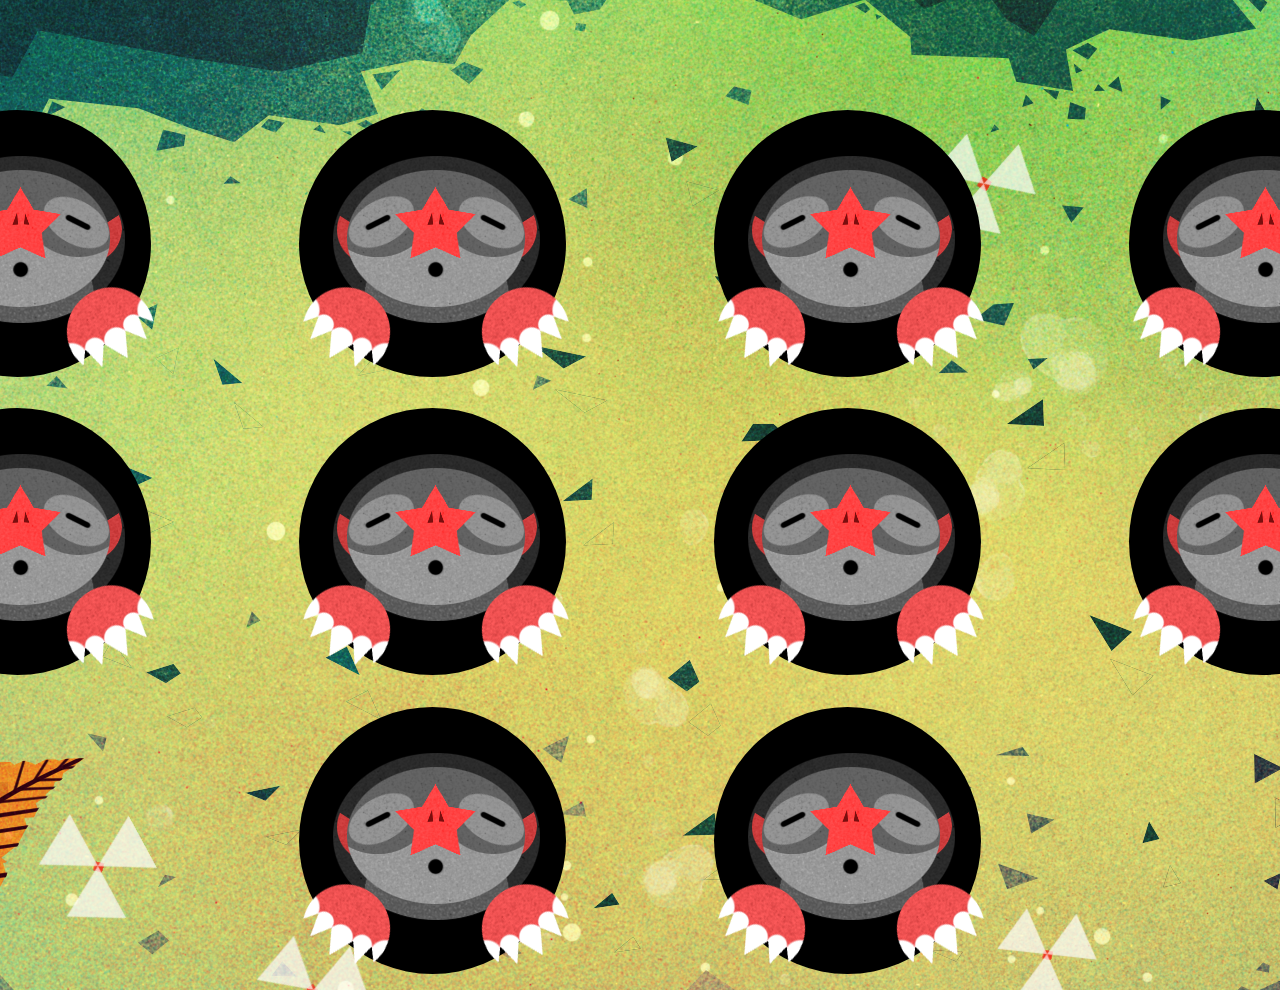
<file: portfolio/game/index.html>
<!DOCTYPE html>
<html lang="en">
  <head>
    <meta charset="UTF-8" />
    <meta name="viewport" content="width=device-width, initial-scale=1.0" />
    <link rel="stylesheet" href="./css/styles.css" />
    <title>Mole Game</title>
  </head>
  <body>
    <section class="bg">
      <div class="worm-box">
        <div style="width: 5%;" class="worm-container">
          <img class="worm" src="./images/worm.png" alt="Worm Score meter" />
        </div>
      </div>
      <div class="hole-container">
        <div class="hole" id="hole-0">
          <img
            src="./images/mole-hungry.png"
            class="mole"
            data-index="0"
            alt="Mole Hungry Image"
          />
        </div>
      </div>
      <div class="hole-container">
        <div class="hole" id="hole-1">
          <img
            src="./images/mole-hungry.png"
            class="mole"
            data-index="1"
            alt="Mole Hungry Image"
          />
        </div>
      </div>
      <div class="hole-container">
        <div class="hole" id="hole-2">
          <img
            src="./images/mole-hungry.png"
            class="mole"
            data-index="2"
            alt="Mole Hungry Image"
          />
        </div>
      </div>
      <div class="hole-container">
        <div class="hole" id="hole-3">
          <img
            src="./images/mole-hungry.png"
            class="mole"
            data-index="3"
            alt="Mole Hungry Image"
          />
        </div>
      </div>
      <div class="hole-container">
        <div class="hole" id="hole-4">
          <img
            src="./images/mole-hungry.png"
            class="mole"
            data-index="4"
            alt="Mole Hungry Image"
          />
        </div>
      </div>
      <div class="hole-container">
        <div class="hole" id="hole-5">
          <img
            src="./images/mole-hungry.png"
            class="mole"
            data-index="5"
            alt="Mole Hungry Image"
          />
        </div>
      </div>
      <div class="hole-container">
        <div class="hole" id="hole-6">
          <img
            src="./images/mole-hungry.png"
            class="mole"
            data-index="6"
            alt="Mole Hungry Image"
          />
        </div>
      </div>
      <div class="hole-container">
        <div class="hole" id="hole-7">
          <img
            src="./images/mole-hungry.png"
            class="mole"
            data-index="7"
            alt="Mole Hungry Image"
          />
        </div>
      </div>
      <div class="hole-container">
        <div class="hole" id="hole-8">
          <img
            src="./images/mole-hungry.png"
            class="mole"
            data-index="8"
            alt="Mole Hungry Image"
          />
        </div>
      </div>
      <div class="hole-container">
        <div class="hole" id="hole-9">
          <img
            src="./images/mole-hungry.png"
            class="mole"
            data-index="9"
            alt="Mole Hungry Image"
          />
        </div>
      </div>
    </section>
    <img class="win hide" src="./images/win.png" alt="You've won the game" />
    <script src="./js/script.js"></script>
  </body>
</html>
</file>
<file: portfolio/game/css/styles.css>
* {
  box-sizing: border-box;
}

body {
  cursor: url("../images/cursor.png"), default;
  background-color: #c0c86d;
  display: flex;
  justify-content: center;
  align-items: center;
  padding: 0;
  margin: 0;
  height: 100vh;
}

.bg {
  background-image: url("../images/background.png");
  background-repeat: no-repeat;
  width: 1920px;
  height: 1080px;
  display: flex;
  flex-wrap: wrap;
  justify-content: center;
  align-items: center;
}

.hole {
  background-color: black;
  border-radius: 50%;
  overflow: visible;
  width: 267px;
  height: 267px;
}

.hole-container {
  width: 25%;
  display: flex;
  justify-content: center;
  align-items: center;
}

.mole {
  position: relative;
  right: 30px;
}

.hungry {
  cursor: url("../images/cursor-worm.png"), default;
}

.gone {
  display: none;
}

.hide {
  display: none;
}

.worm {
  width: 1660px;
}

.worm-container {
  overflow: hidden;
  transition: width 0.5s ease-in-out;
}

.worm-box {
  width: 1660px;
}
</file>
